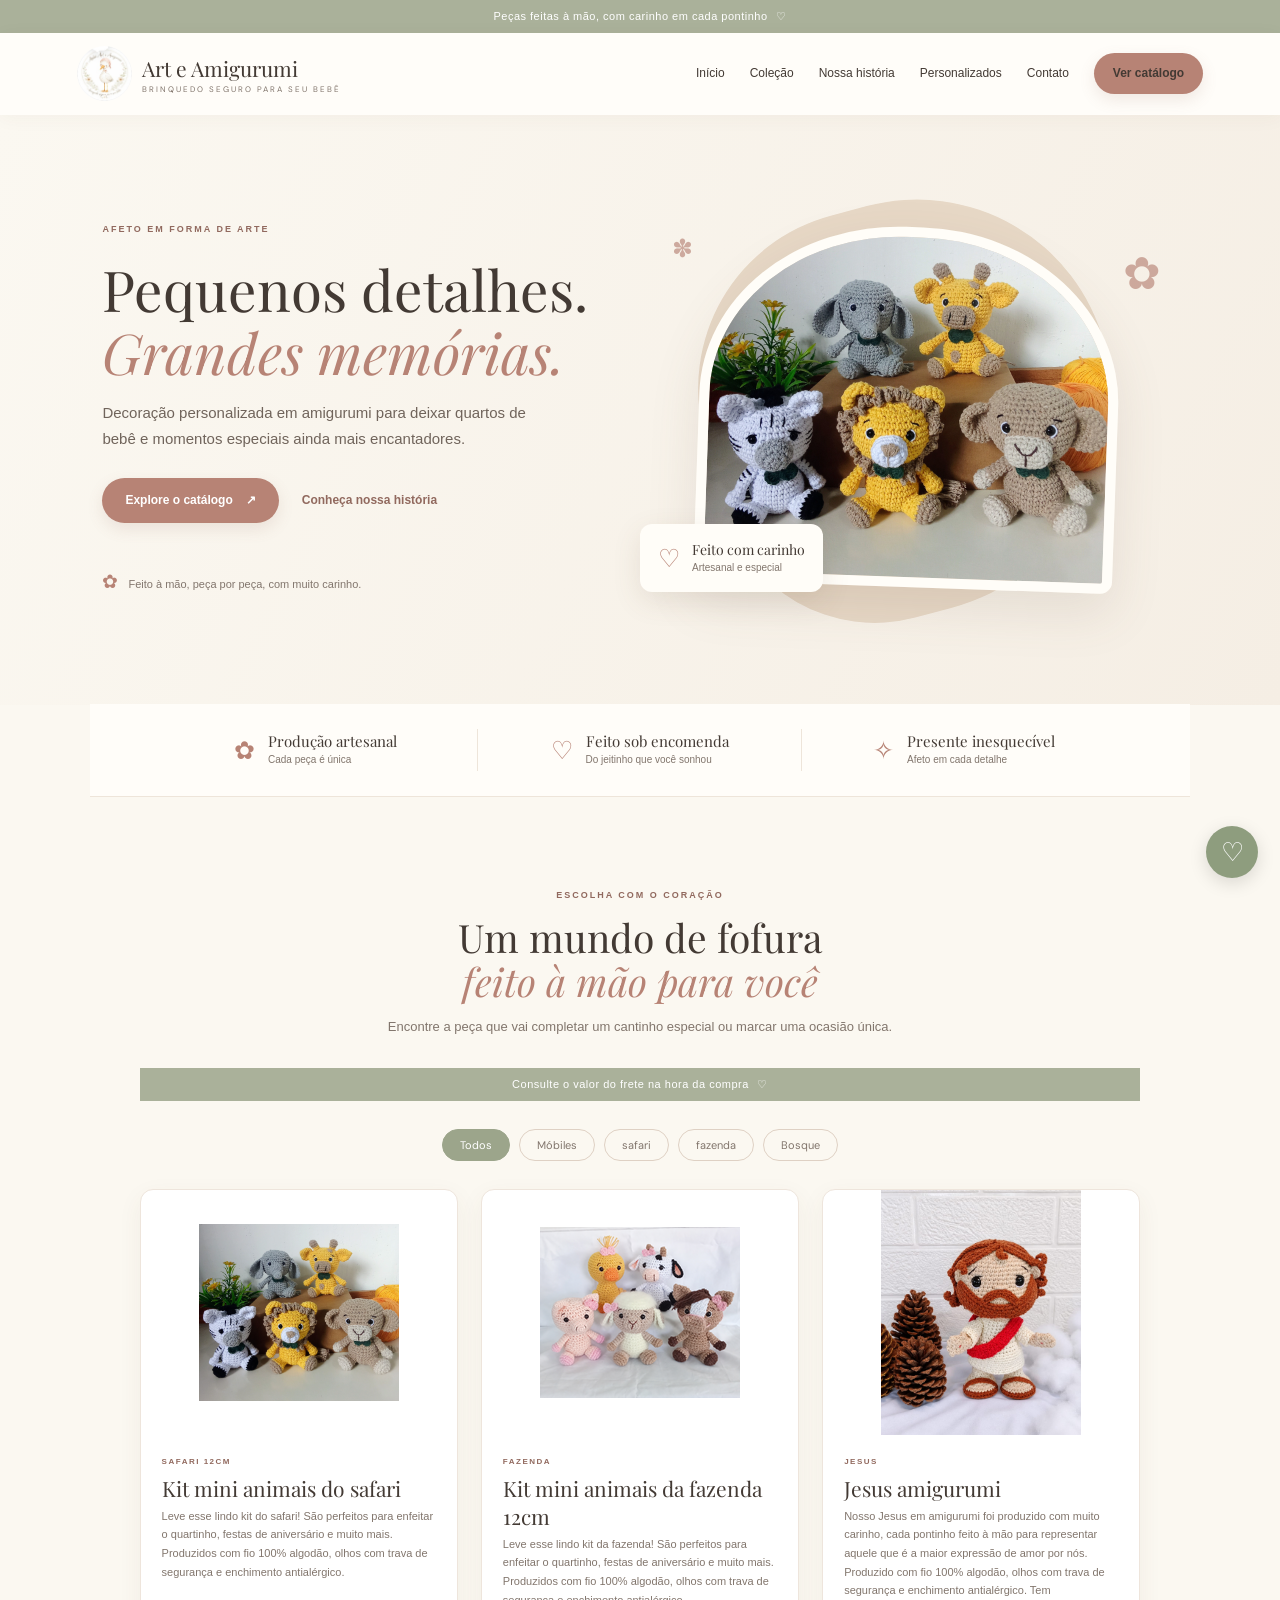
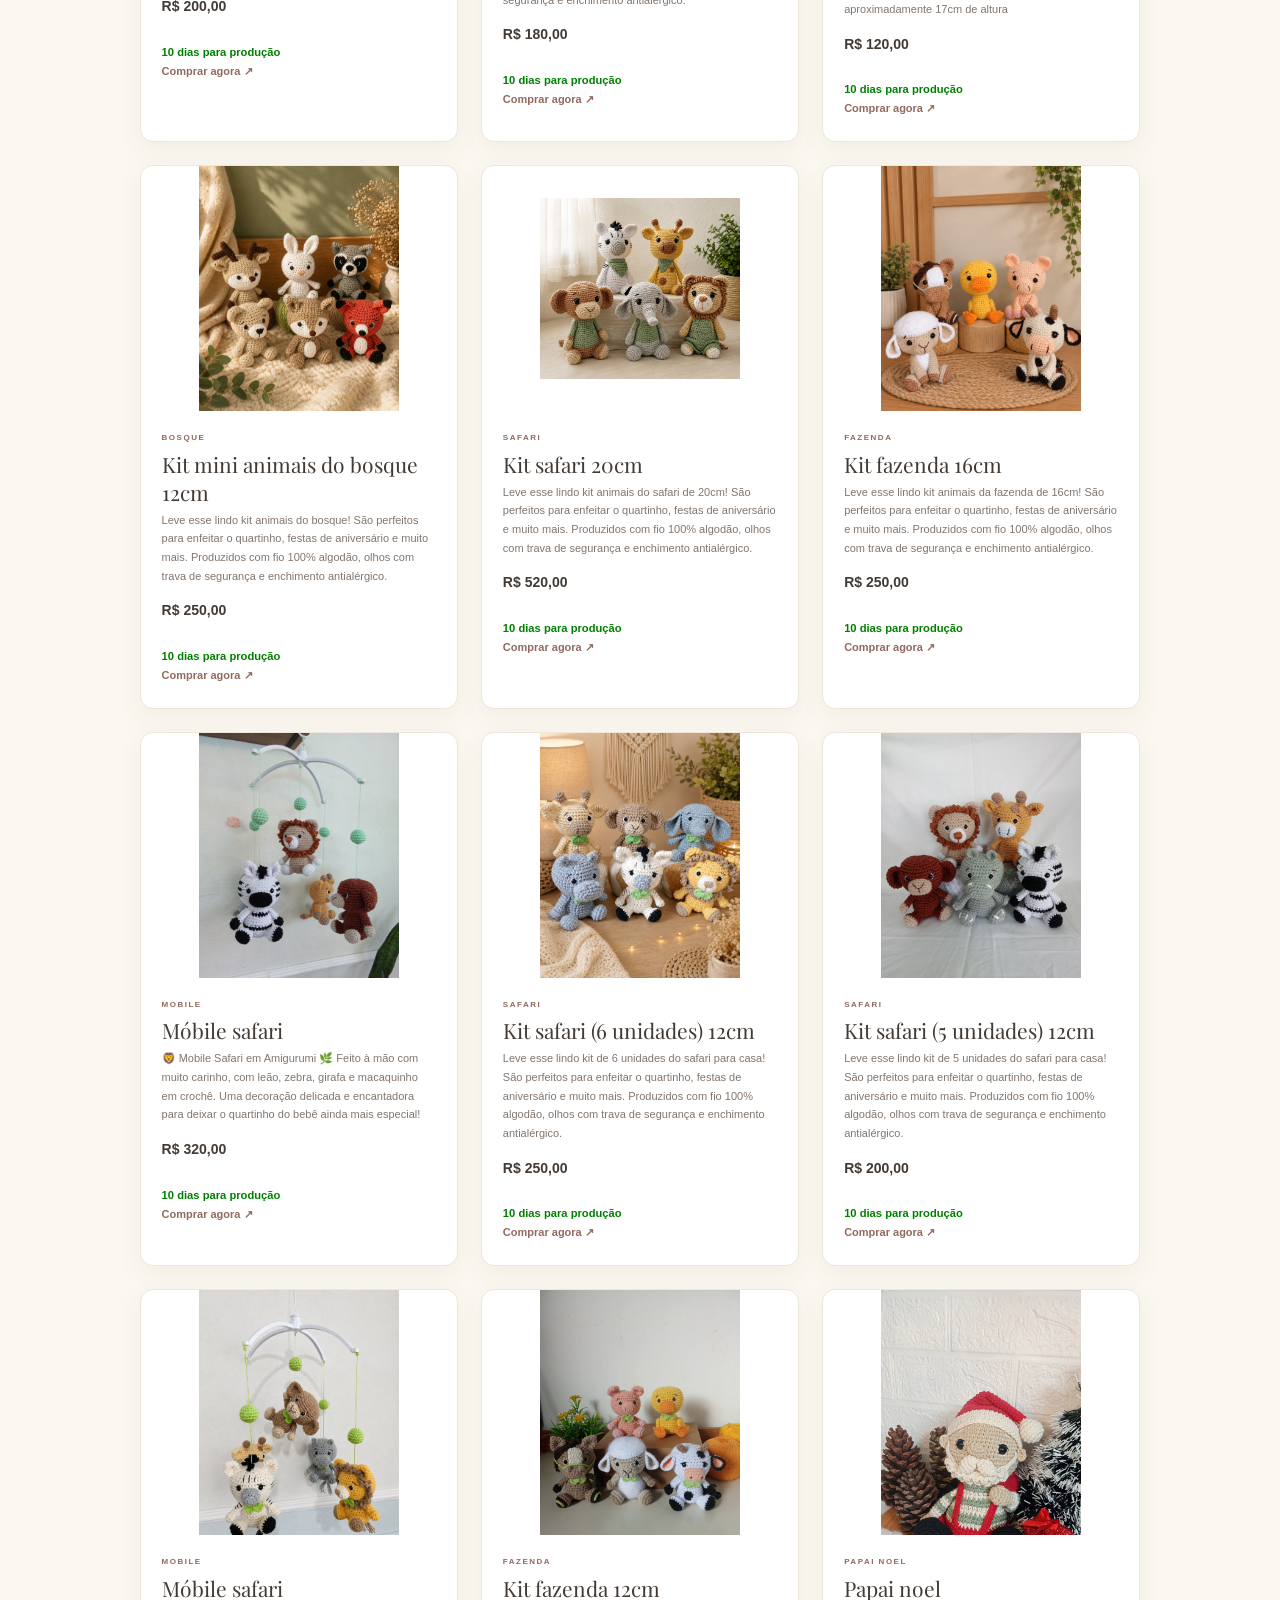
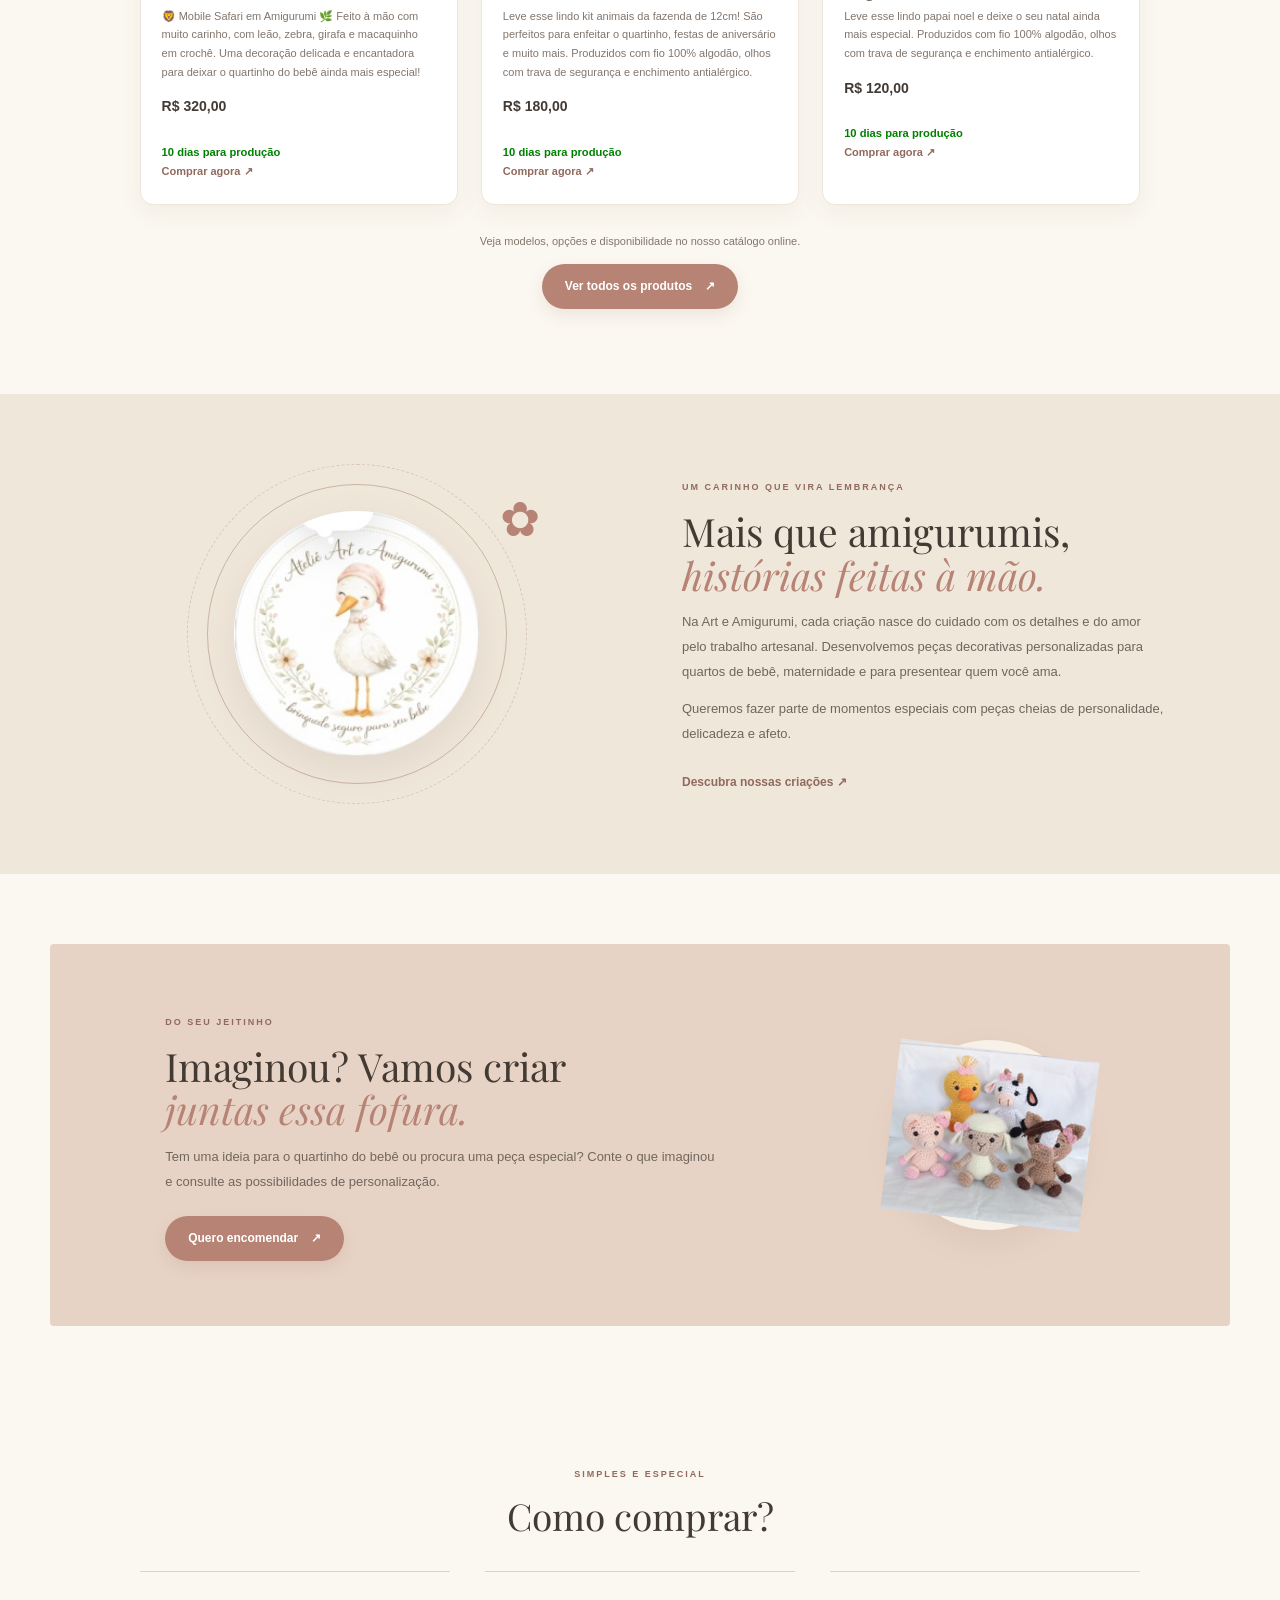
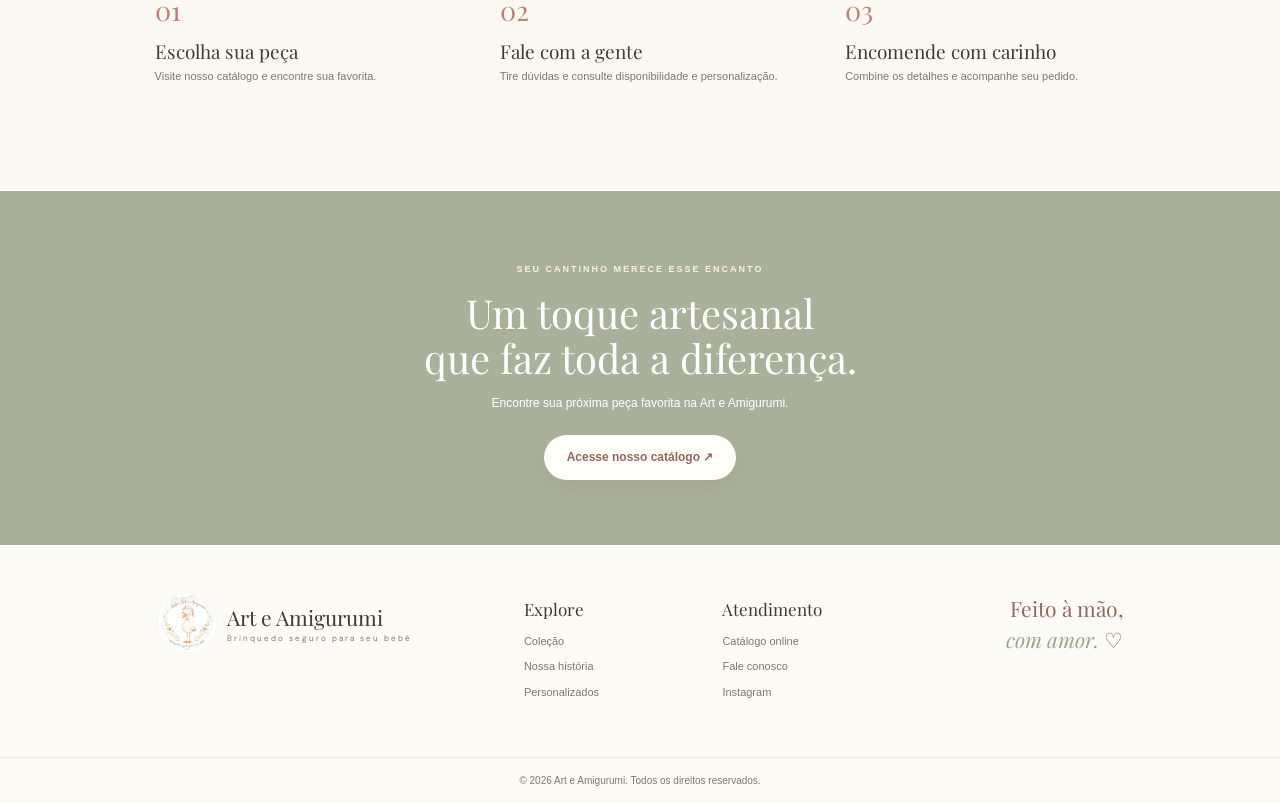
<file: index.html>
<!DOCTYPE html>
<html lang="pt-BR">
<head>
  <meta charset="UTF-8">
  <meta name="viewport" content="width=device-width, initial-scale=1.0">
  <meta name="description" content="Art e Amigurumi — decoração artesanal personalizada em amigurumi para quartos de bebê e maternidade.">
  <title>Art e Amigurumi | Brinquedo seguro para seu bebê</title>
  <link rel="preconnect" href="https://fonts.googleapis.com">
  <link rel="preconnect" href="https://fonts.gstatic.com" crossorigin>
  <link href="https://fonts.googleapis.com/css2?family=DM+Sans:wght@400;500;600;700&family=Playfair+Display:wght@400;500;600&display=swap" rel="stylesheet">
  <link rel="stylesheet" href="style.css">
</head>
<body>
  <div class="announcement">Peças feitas à mão, com carinho em cada pontinho <span>♡</span></div>
 
  <header class="header">
    <a class="brand" href="#inicio">
      <img src="assets/logo-art-amigurumi.jpg" alt="Logo Art e Amigurumi">
      <span>Art e Amigurumi<small>BRINQUEDO SEGURO PARA SEU BEBÊ</small></span>
    </a>
    <button class="menu-toggle" aria-label="Abrir menu" aria-expanded="false"><i></i><i></i><i></i></button>
    <nav class="nav">
      <a href="#inicio">Início</a><a href="#colecao">Coleção</a><a href="#sobre">Nossa história</a>
      <a href="#personalizados">Personalizados</a><a href="https://wa.me/c/5512992025492">Contato</a>
      <a class="btn btn-nav" href="catalogo.html" target="_blank" rel="noopener">Ver catálogo</a>
    </nav>
  </header>

  <main>
    <section class="hero" id="inicio">
      <div class="hero-content">
        <span class="eyebrow">Afeto em forma de arte</span>
        <h1>Pequenos detalhes.<br><em>Grandes memórias.</em></h1>
        <p>Decoração personalizada em amigurumi para deixar quartos de bebê e momentos especiais ainda mais encantadores.</p>
        <div class="hero-actions">
          <a class="btn" href="catalogo.html" target="_blank" rel="noopener">Explore o catálogo <span>↗</span></a>
          <a class="link-more" href="#sobre">Conheça nossa história</a>
        </div>
        <div class="hero-note"><span>✿</span> Feito à mão, peça por peça, com muito carinho.</div>
      </div>
      <div class="hero-art">
        <div class="blob"></div>
        <div class="hero-photo"><img src="assets/safari amigurumi (2).jpg" alt="Detalhes delicados de artesanato e decoração"></div>
        <div class="floating-card"><span>♡</span><div><b>Feito com carinho</b><small>Artesanal e especial</small></div></div>
        <div class="flower flower-one">✿</div><div class="flower flower-two">✽</div>
      </div>
    </section>

    <section class="trust-strip">
      <div><span>✿</span><p><b>Produção artesanal</b><small>Cada peça é única</small></p></div>
      <div><span>♡</span><p><b>Feito sob encomenda</b><small>Do jeitinho que você sonhou</small></p></div>
      <div><span>✧</span><p><b>Presente inesquecível</b><small>Afeto em cada detalhe</small></p></div>
    </section>

    <section class="section collection" id="colecao">
      <div class="section-heading">
        <span class="eyebrow">Escolha com o coração</span>
        <h2>Um mundo de fofura<br><em>feito à mão para você</em></h2>
        <p>Encontre a peça que vai completar um cantinho especial ou marcar uma ocasião única.</p>
      </div>

       <div class="announcement">Consulte o valor do frete na hora da compra <span>♡</span></div>
      <div class="filters" role="group" aria-label="Filtrar produtos">
        <button class="filter active" data-filter="todos">Todos</button>
        <button class="filter" data-filter="mobile">Móbiles</button>
        <button class="filter" data-filter="safari">safari</button>
        <button class="filter" data-filter="fazenda">fazenda</button>
        <button class="filter" data-filter="bosque">Bosque</button>
      </div>
      <div class="product-grid">
        
      </div>
      <p class="catalog-note">Veja modelos, opções e disponibilidade no nosso catálogo online.</p>
      <a class="btn btn-centered" href="catalogo.html" target="_blank" rel="noopener">Ver todos os produtos <span>↗</span></a>
    </section>

    <section class="about" id="sobre">
      <div class="about-art"><img src="assets/logo-art-amigurumi.jpg" alt="Mascote e identidade Art e Amigurumi"><span class="orbit orbit-a"></span><span class="orbit orbit-b"></span><span class="about-flower">✿</span></div>
      <div class="about-copy"><span class="eyebrow">Um carinho que vira lembrança</span><h2>Mais que amigurumis,<br><em>histórias feitas à mão.</em></h2>
        <p>Na Art e Amigurumi, cada criação nasce do cuidado com os detalhes e do amor pelo trabalho artesanal. Desenvolvemos peças decorativas personalizadas para quartos de bebê, maternidade e para presentear quem você ama.</p>
        <p>Queremos fazer parte de momentos especiais com peças cheias de personalidade, delicadeza e afeto.</p>
        <a class="text-link" href="catalogo.html" target="_blank" rel="noopener">Descubra nossas criações ↗</a>
      </div>
    </section>

    <section class="custom" id="personalizados">
      <div class="custom-content"><span class="eyebrow">Do seu jeitinho</span><h2>Imaginou? Vamos criar<br><em>juntas essa fofura.</em></h2>
        <p>Tem uma ideia para o quartinho do bebê ou procura uma peça especial? Conte o que imaginou e consulte as possibilidades de personalização.</p>
        <a class="btn" href="https://wa.me/c/5512992025492" target="_blank" rel="noopener">Quero encomendar <span>↗</span></a>
      </div>
      <div class="custom-decor"><img src="assets/fazendinha amigurumi (1).png" alt=""></div>
    </section>

    <section class="section steps">
      <div class="section-heading"><span class="eyebrow">Simples e especial</span><h2>Como comprar?</h2></div>
      <div class="step-grid">
        <div class="step"><span>01</span><h3>Escolha sua peça</h3><p>Visite nosso catálogo e encontre sua favorita.</p></div>
        <div class="step"><span>02</span><h3>Fale com a gente</h3><p>Tire dúvidas e consulte disponibilidade e personalização.</p></div>
        <div class="step"><span>03</span><h3>Encomende com carinho</h3><p>Combine os detalhes e acompanhe seu pedido.</p></div>
      </div>
    </section>

    <section class="closing">
      <span class="eyebrow">Seu cantinho merece esse encanto</span>
      <h2>Um toque artesanal<br>que faz toda a diferença.</h2>
      <p>Encontre sua próxima peça favorita na Art e Amigurumi.</p>
      <a class="btn" href="catalogo.html" target="_blank" rel="noopener">Acesse nosso catálogo ↗</a>
    </section>
  </main>

  <footer id="contato">
    <div class="footer-main">
      <a class="brand footer-brand" href="#inicio"><img src="assets/logo-art-amigurumi.jpg" alt=""><span>Art e Amigurumi<small>Brinquedo seguro para seu bebê</small></span></a>
      <div><h3>Explore</h3><a href="#colecao">Coleção</a><a href="#sobre">Nossa história</a><a href="#personalizados">Personalizados</a></div>
      <div><h3>Atendimento</h3><a href="catalogo.html" target="_blank" rel="noopener">Catálogo online</a><a href="https://wa.me/c/5512992025492" target="_blank" rel="noopener">Fale conosco</a><a href="https://www.instagram.com/art_eamigurumi/" target="_blank" rel="noopener">Instagram</a></div>
      <div class="footer-message">Feito à mão,<br><em>com amor.</em> ♡</div>
    </div>
    <div class="copyright">© <span id="year"></span> Art e Amigurumi. Todos os direitos reservados.</div>
  </footer>
  <a class="float-contact" href="https://wa.me/c/5512992025492" target="_blank" rel="noopener" aria-label="Fale conosco pelo WhatsApp">♡</a>
 <script src="products.js"></script>
<script src="script.js"></script>
</body>
</html>
</file>
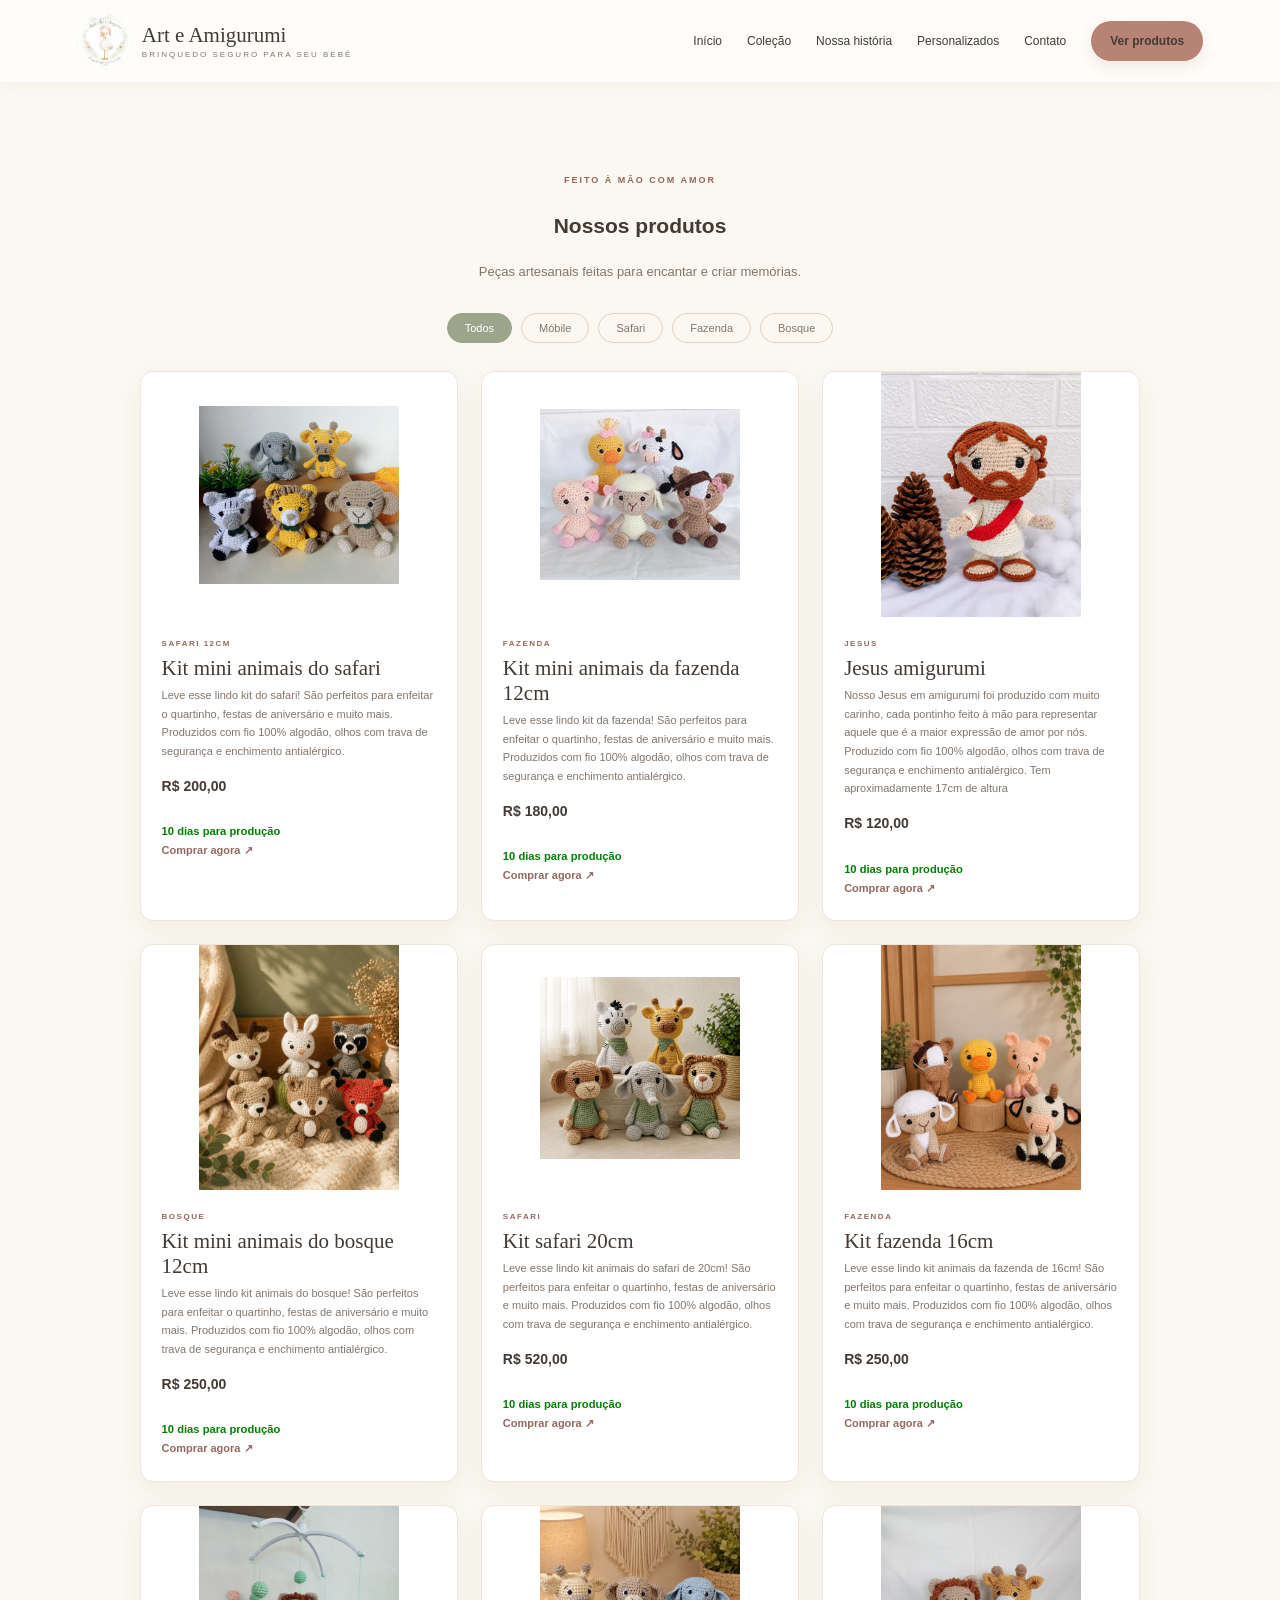
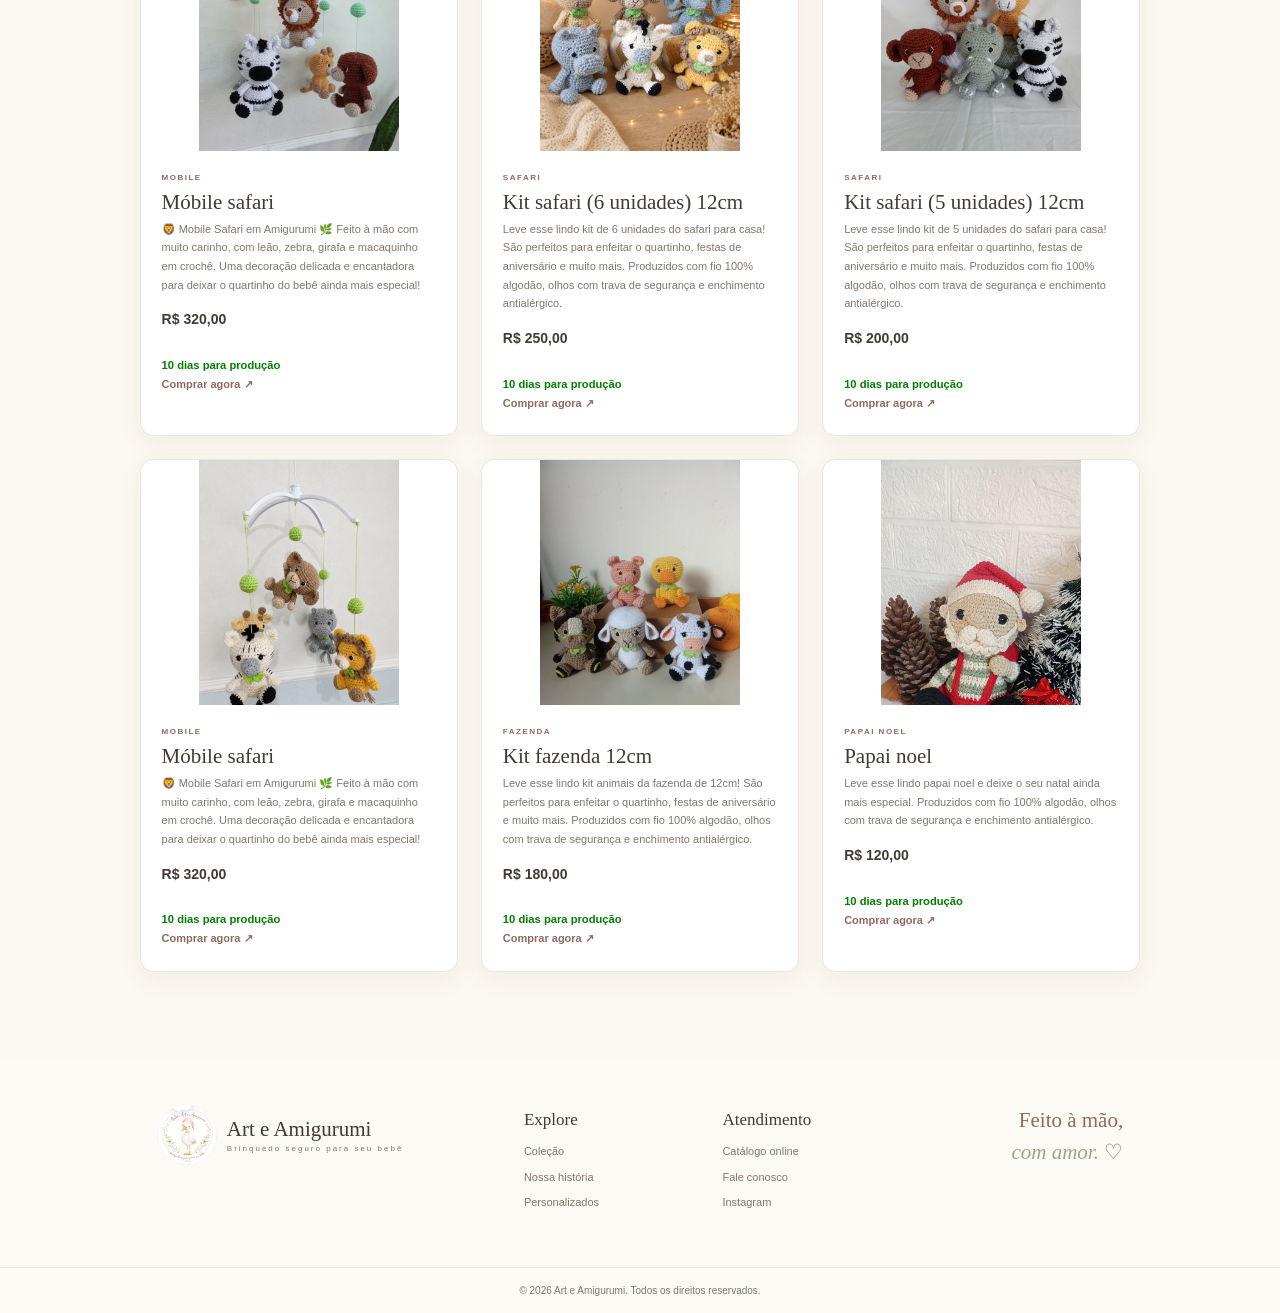
<file: catalogo.html>
<!DOCTYPE html>
<html lang="pt-BR">

<head>
  <meta charset="UTF-8">
  <meta name="viewport" content="width=device-width, initial-scale=1.0">

  <link rel="stylesheet" href="style.css">

  <title>Produtos | Art e Amigurumi</title>
</head>

<body>

  <header class="header">

    <a class="brand" href="index.html">
      <img src="assets/logo-art-amigurumi.jpg"
           alt="Logo Art e Amigurumi">

      <span>
        Art e Amigurumi
        <small>BRINQUEDO SEGURO PARA SEU BEBÊ</small>
      </span>
    </a>

    <button class="menu-toggle"
            aria-label="Abrir menu"
            aria-expanded="false">
      <i></i><i></i><i></i>
    </button>

    <nav class="nav">
      <a href="index.html">Início</a>
      <a href="#colecao">Coleção</a>
      <a href="index.html#sobre">Nossa história</a>
      <a href="index.html#personalizados">Personalizados</a>
      <a href="https://wa.me/c/5512992025492">Contato</a>

      <a class="btn btn-nav" href="#colecao">
        Ver produtos
      </a>
    </nav>

  </header>

  <main>

    <section class="section collection" id="colecao">

      <div class="section-heading">

        <span class="eyebrow">
          FEITO À MÃO COM AMOR
        </span>

        <h1>Nossos produtos</h1>

        <p>
          Peças artesanais feitas para encantar
          e criar memórias.
        </p>

      </div>

      <div class="filters" role="group"
           aria-label="Filtrar produtos">

        <button class="filter active"
                data-filter="todos">
          Todos
        </button>
        <button class="filter" data-filter="mobile">Móbile</button>

        <button class="filter"
                data-filter="safari">
          Safari
        </button>

        <button class="filter"
                data-filter="fazenda">
          Fazenda
        </button>

        <button class="filter"
                data-filter="bosque">
          Bosque
        </button>

      </div>

       <div class="product-grid">
        
      </div>

    </section>

  </main>

   <footer id="contato">
    <div class="footer-main">
      <a class="brand footer-brand" href="#inicio"><img src="assets/logo-art-amigurumi.jpg" alt=""><span>Art e Amigurumi<small>Brinquedo seguro para seu bebê</small></span></a>
      <div><h3>Explore</h3><a href="#colecao">Coleção</a><a href="#sobre">Nossa história</a><a href="#personalizados">Personalizados</a></div>
      <div><h3>Atendimento</h3><a href="catalogo.html" target="_blank" rel="noopener">Catálogo online</a><a href="https://wa.me/c/5512992025492" target="_blank" rel="noopener">Fale conosco</a><a href="https://www.instagram.com/art_eamigurumi/" target="_blank" rel="noopener">Instagram</a></div>
      <div class="footer-message">Feito à mão,<br><em>com amor.</em> ♡</div>
    </div>
    <div class="copyright">© <span id="year"></span> Art e Amigurumi. Todos os direitos reservados.</div>
  </footer>

  <script src="products.js"></script>
  <script src="script.js"></script>

</body>
</html>
</file>
<file: style.css>
* {
  box-sizing: border-box
}

:root {
  --cream: #fbf8f1;
  --warm: #f1e8d9;
  --pink: #e8d3c6;
  --rose: #b78375;
  --rose-dark: #91695e;
  --ink: #433a34;
  --muted: #82766d;
  --green: #9ca58b
}

html {
  scroll-behavior: smooth;
  scroll-padding-top: 88px;
  
}

body {
  margin: 0;
  background: var(--cream);
  color: var(--ink);
  font: 14px/1.7 "DM Sans", sans-serif;
  font-family: Verdana, Geneva, Tahoma, sans-serif;

}

.announcement {
  text-align: center;
  background: #aab19a;
  color: #fff;
  padding: 7px 12px;
  font-size: 11px;
  letter-spacing: .5px
}

.announcement span {
  margin-left: 5px
}

.header {
  height: 82px;
  display: flex;
  align-items: center;
  justify-content: space-between;
  padding: 0 max(6%, calc((100% - 1180px)/2));
  background: #fffdf9;
  position: sticky;
  top: 0;
  z-index: 20;
  box-shadow: 0 3px 18px #5c49350b
}

.brand {
  display: flex;
  align-items: center;
  gap: 10px;
  text-decoration: none;
  color: var(--ink);
  font: 21px "Playfair Display", serif
}

.brand img {
  width: 55px;
  height: 55px;
  border-radius: 50%;
  object-fit: cover
}

.brand small {
  display: block;
  font: 8px "DM Sans", sans-serif;
  letter-spacing: 2px;
  color: var(--muted);
  margin-top: 2px
}

.nav {
  display: flex;
  align-items: center;
  gap: 25px
}

.nav a {
  color: var(--ink);
  text-decoration: none;
  font-size: 12px
}

.nav a:hover,
.text-link:hover {
  color: var(--rose)
}

.btn {
  display: inline-flex;
  align-items: center;
  gap: 13px;
  background: var(--rose);
  color: white;
  text-decoration: none;
  padding: 12px 23px;
  border-radius: 30px;
  font-size: 12px;
  font-weight: 600;
  box-shadow: 0 6px 16px #986b5c24;
  transition: .25s
}

.btn:hover {
  background: var(--rose-dark);
  transform: translateY(-2px)
}

.btn-nav {
  padding: 10px 19px
}

.menu-toggle {
  display: none;
  background: none;
  border: 0
}

.hero {
  max-width: 1280px;
  margin: auto;
  min-height: 590px;
  display: grid;
  grid-template-columns: 1fr 1fr;
  align-items: center;
  padding: 55px 8% 60px;
  background: linear-gradient(115deg, #fbf8f1 0%, #f5eee4 100%);
  overflow: hidden
}

.hero-content {
  padding: 25px 0;
  position: relative;
  z-index: 2
}

.eyebrow {
  font-size: 9px;
  letter-spacing: 2px;
  text-transform: uppercase;
  color: var(--rose-dark);
  font-weight: 700
}

.hero h1,
.section h2,
.about h2,
.custom h2,
.closing h2 {
  font: 400 clamp(39px, 4.4vw, 60px)/1.12 "Playfair Display", serif;
  margin: 17px 0
}

.hero h1 em,
.section h2 em,
.about h2 em,
.custom h2 em,
.closing h2 em {
  color: var(--rose);
  font-weight: 400
}

.hero-content>p {
  max-width: 450px;
  color: #70645b;
  font-size: 15px
}

.hero-actions {
  display: flex;
  align-items: center;
  gap: 23px;
  margin-top: 27px
}

.link-more,
.text-link {
  font-size: 12px;
  color: var(--rose-dark);
  text-decoration: none;
  font-weight: 600
}

.hero-note {
  margin-top: 43px;
  color: var(--muted);
  font-size: 11px
}

.hero-note span {
  color: var(--rose);
  font-size: 19px;
  margin-right: 7px
}

.hero-art {
  height: 450px;
  position: relative;
  display: grid;
  place-items: center
}

.blob {
  position: absolute;
  width: 410px;
  height: 410px;
  background: #e7d8c6;
  border-radius: 48% 52% 58% 42%;
  transform: rotate(-15deg)
}

.hero-photo {
  position: relative;
  width: 78%;
  height: 360px;
  border: 10px solid #fffdf8;
  border-radius: 48% 48% 12px 12px;
  overflow: hidden;
  box-shadow: 0 20px 50px #735b4420;
  transform: rotate(2deg)
}

.hero-photo img {
  width: 100%;
  height: 100%;
  object-fit: cover
}

.floating-card {
  position: absolute;
  bottom: 40px;
  left: 0;
  background: #fffdf8;
  padding: 13px 18px;
  border-radius: 12px;
  display: flex;
  gap: 12px;
  align-items: center;
  box-shadow: 0 9px 28px #6c544020
}

.floating-card>span {
  font-size: 25px;
  color: var(--rose)
}

.floating-card b,
.floating-card small {
  display: block
}

.floating-card b {
  font: 14px "Playfair Display", serif
}

.floating-card small {
  font-size: 10px;
  color: var(--muted)
}

.flower {
  position: absolute;
  color: var(--rose);
  font-size: 45px;
  opacity: .65
}

.flower-one {
  right: 3%;
  top: 12%
}

.flower-two {
  left: 6%;
  top: 10%;
  font-size: 25px
}

.trust-strip {
  max-width: 1100px;
  margin: -1px auto 0;
  padding: 25px 5%;
  display: grid;
  grid-template-columns: repeat(3, 1fr);
  background: #fffdf9;
  border-bottom: 1px solid #eee5da
}

.trust-strip>div {
  display: flex;
  align-items: center;
  justify-content: center;
  gap: 13px;
  border-right: 1px solid #eee5da
}

.trust-strip>div:last-child {
  border: 0
}

.trust-strip>div>span {
  font-size: 25px;
  color: var(--rose)
}

.trust-strip p {
  margin: 0
}

.trust-strip b,
.trust-strip small {
  display: block
}

.trust-strip b {
  font: 15px "Playfair Display", serif
}

.trust-strip small {
  font-size: 10px;
  color: var(--muted)
}

.section {
  max-width: 1180px;
  margin: auto;
  padding: 85px 7%
}

.section-heading {
  text-align: center;
  max-width: 600px;
  margin: 0 auto 30px
}

.section-heading h2 {
  font-size: 39px;
  margin: 10px 0
}

.section-heading p {
  font-size: 13px;
  color: var(--muted)
}

.filters {
  display: flex;
  justify-content: center;
  gap: 9px;
  flex-wrap: wrap;
  margin: 28px 0
}

.filter {
  border: 1px solid #dfd1c4;
  border-radius: 25px;
  padding: 8px 17px;
  background: transparent;
  color: var(--muted);
  font: 11px "DM Sans", sans-serif;
  cursor: pointer
}

.filter.active,
.filter:hover {
  background: var(--green);
  border-color: var(--green);
  color: white
}

.product-grid {
  display: grid;
  grid-template-columns: repeat(3, 1fr);
  gap: 23px
}

.product-card {
  background: #fff;
  border: 1px solid #eee5dc;
  border-radius: 13px;
  overflow: hidden;
  box-shadow: 0 8px 25px #604a3510;
  transition: .25s
}

.product-card:hover {
  transform: translateY(-5px);
  box-shadow: 0 14px 32px #604a3519
}

.product-image {
  height: 245px;
  position: relative;
  display: grid;
  place-items: center;
  overflow: hidden
}
.product-image img{
  max-width: 200px;
  width: 100%;
}

.image-one {
  background: linear-gradient(140deg, #e8d7c6, #f5e9dd)
}

.image-two {
  background: linear-gradient(140deg, #e5e8dc, #f3eee2)
}

.image-three {
  background: linear-gradient(140deg, #f0dcd5, #f8eee4)
}

.product-emoji {
  font-size: 100px;
  filter: drop-shadow(0 10px 8px #6c554222)
}

.tag {
  position: absolute;
  left: 14px;
  top: 14px;
  background: #fffdf5;
  color: var(--rose-dark);
  border-radius: 20px;
  padding: 5px 11px;
  font-size: 9px
}

.product-info {
  padding: 20px 21px 23px
}

.product-type {
  font-size: 8px;
  letter-spacing: 1.5px;
  color: var(--rose-dark);
  font-weight: 700
}

.product-info{
  display: flex;
  flex-direction: column;
}
.prazo{
  font-size: 0.7rem;
  color: green;
}
.product-info h3 {
  font: 21px "Playfair Display", serif;
  margin: 5px 0
}

.product-info p {
  font-size: 11px;
  color: var(--muted);
  margin: 0 0 14px
}

.product-info>a {
  font-size: 11px;
  color: var(--rose-dark);
  font-weight: 700;
  text-decoration: none
}

.product-info>a span {
  margin-left: 5px
}

.catalog-note {
  text-align: center;
  color: var(--muted);
  font-size: 11px;
  margin: 27px 0 14px
}

.btn-centered {
  display: flex;
  width: max-content;
  margin: auto
}

.about {
  background: #f0e7db;
  display: grid;
  grid-template-columns: 1fr 1fr;
  gap: 8%;
  align-items: center;
  padding: 75px max(9%, calc((100% - 1050px)/2))
}

.about-art {
  position: relative;
  display: grid;
  place-items: center;
  min-height: 330px
}

.about-art img {
  width: 245px;
  height: 245px;
  border-radius: 50%;
  object-fit: cover;
  position: relative;
  z-index: 2;
  box-shadow: 0 14px 38px #5845301a
}

.orbit {
  position: absolute;
  border: 1px solid #cbb5a2;
  border-radius: 50%;
  width: 300px;
  height: 300px
}

.orbit-b {
  width: 340px;
  height: 340px;
  border-style: dashed;
  opacity: .65
}

.about-flower {
  position: absolute;
  right: 12%;
  top: 3%;
  font-size: 48px;
  color: var(--rose)
}

.about h2,
.custom h2 {
  font-size: 39px;
  margin: 12px 0
}

.about-copy p,
.custom-content p {
  font-size: 13px;
  color: #71665e;
  line-height: 1.9
}

.text-link {
  display: inline-block;
  margin-top: 12px
}

.custom {
  max-width: 1180px;
  margin: 70px auto;
  padding: 65px 9%;
  background: #e7d3c5;
  display: grid;
  grid-template-columns: 1fr 220px;
  align-items: center;
  gap: 30px;
  border-radius: 4px;
  position: relative;
  overflow: hidden
}

.custom-content {
  max-width: 610px;
  position: relative;
  z-index: 1
}

.custom h2 {
  font-size: 39px
}

.custom-content p {
  max-width: 550px;
  margin-bottom: 22px
}

.custom-decor {
  width: 190px;
  height: 190px;
  border-radius: 50%;
  background: #f8f1e8;
  display: flex;
  flex-direction: column;
  align-items: center;
  justify-content: center;
  color: var(--rose-dark);
  box-shadow: 0 12px 30px #6b4f3b17;
  transform: rotate(7deg)
}

.custom-decor span {
  font-size: 45px
}

.custom-decor b {
  font: 20px "Playfair Display", serif
}

.custom-decor small {
  font-size: 9px;
  letter-spacing: 1px
}

.steps {
  padding-top: 65px;
  padding-bottom: 85px
}

.steps .section-heading h2 {
  font-size: 37px
}

.step-grid {
  display: grid;
  grid-template-columns: repeat(3, 1fr);
  gap: 35px;
  margin-top: 35px
}

.step {
  border-top: 1px solid #dfd2c4;
  padding: 20px 15px
}

.step>span {
  font: 27px "Playfair Display", serif;
  color: var(--rose)
}

.step h3 {
  font: 19px "Playfair Display", serif;
  margin: 9px 0 3px
}

.step p {
  font-size: 11px;
  color: var(--muted);
  margin: 0
}

.closing {
  text-align: center;
  background: #aab19a;
  padding: 65px 20px;
  color: #fff
}

.closing .eyebrow {
  color: #f8eee4
}

.closing h2 {
  font-size: 40px;
  margin: 12px 0
}

.closing h2 em {
  color: #f5dfd2
}

.closing p {
  font-size: 12px;
  margin: 0 0 22px
}

.closing .btn {
  background: #fffdf8;
  color: var(--rose-dark)
}

footer {
  background: #fcfaf5
}

.footer-main {
  max-width: 1120px;
  margin: auto;
  padding: 48px 6%;
  display: grid;
  grid-template-columns: 2fr 1fr 1fr 1.2fr;
  gap: 30px;
  align-items: start
}

.footer-brand img {
  width: 60px;
  height: 60px
}

.footer-main h3 {
  font: 17px "Playfair Display", serif;
  margin: 5px 0 12px
}

.footer-main>div>a {
  display: block;
  color: var(--muted);
  text-decoration: none;
  font-size: 11px;
  margin: 7px 0
}

.footer-message {
  font: 21px/1.5 "Playfair Display", serif;
  color: var(--rose-dark);
  text-align: right
}

.footer-message em {
  color: var(--green)
}

.copyright {
  text-align: center;
  border-top: 1px solid #eee5dc;
  padding: 14px;
  font-size: 10px;
  color: var(--muted)
}

.float-contact {
  position: fixed;
  right: 22px;
  bottom: 22px;
  width: 52px;
  height: 52px;
  display: grid;
  place-items: center;
  border-radius: 50%;
  background: #8e9d7e;
  color: white;
  text-decoration: none;
  font-size: 26px;
  box-shadow: 0 5px 18px #0002;
  z-index: 15
}

.float-contact:hover {
  transform: scale(1.06)
}

@media(max-width:850px) {
  .header {
    padding: 0 5%
  }

  .menu-toggle {
    display: flex;
    flex-direction: column;
    gap: 5px;
    cursor: pointer
  }

  .menu-toggle i {
    width: 25px;
    height: 2px;
    background: var(--ink)
  }

  .nav {
    display: none;
    position: absolute;
    top: 82px;
    left: 0;
    right: 0;
    background: #fffdf9;
    padding: 20px 6%;
    box-shadow: 0 12px 18px #0001;
    flex-direction: column;
    align-items: stretch;
    gap: 15px
  }

  .nav.open {
    display: flex
  }

  .nav .btn {
    text-align: center;
    justify-content: center
  }

  .hero {
    padding: 40px 7%;
    grid-template-columns: 1fr;
    gap: 15px
  }

  .hero-content {
    padding: 25px 0 0
  }

  .hero-art {
    height: 370px
  }

  .hero-photo {
    height: 310px;
    width: 70%
  }

  .blob {
    width: 340px;
    height: 340px
  }

  .trust-strip {
    padding: 20px 3%
  }

  .trust-strip b {
    font-size: 13px
  }

  .about {
    padding: 55px 7%;
    gap: 4%
  }

  .custom {
    margin: 45px 5%;
    padding: 50px 7%
  }

  .footer-main {
    grid-template-columns: 1.5fr 1fr 1fr
  }

  .footer-message {
    grid-column: 1/-1;
    text-align: left
  }
}

@media(max-width:560px) {
  .announcement {
    font-size: 9px
  }

  .brand {
    font-size: 18px
  }

  .brand img {
    width: 47px;
    height: 47px
  }

  .hero {
    padding: 30px 7%
  }

  .hero h1 {
    font-size: 43px
  }

  .hero-content>p {
    font-size: 13px
  }

  .hero-actions {
    align-items: flex-start;
    flex-direction: column;
    gap: 14px
  }

  .hero-art {
    height: 310px
  }

  .hero-photo {
    height: 265px;
    width: 75%;
    border-width: 7px
  }

  .blob {
    width: 285px;
    height: 285px
  }

  .floating-card {
    left: 0;
    bottom: 15px
  }

  .trust-strip {
    grid-template-columns: 1fr;
    gap: 12px;
    padding: 18px 8%
  }

  .trust-strip>div {
    justify-content: flex-start;
    border: 0;
    border-bottom: 1px solid #eee5da;
    padding-bottom: 10px
  }

  .trust-strip>div:last-child {
    border: 0;
    padding: 0
  }

  .section {
    padding: 60px 7%
  }

  .section-heading h2 {
    font-size: 33px
  }

  .product-grid {
    grid-template-columns: 1fr;
    max-width: 370px;
    margin: auto
  }

  .product-image {
    height: 230px
  }

  .about {
    grid-template-columns: 1fr;
    padding: 45px 8%;
    gap: 20px
  }

  .about-art {
    min-height: 285px
  }

  .about-art img {
    width: 205px;
    height: 205px
  }

  .orbit {
    width: 255px;
    height: 255px
  }

  .orbit-b {
    width: 285px;
    height: 285px
  }

  .about h2,
  .custom h2 {
    font-size: 33px
  }

  .custom {
    grid-template-columns: 1fr;
    margin: 35px 4%;
    padding: 42px 8%;
    text-align: center
  }

  .custom-decor {
    width: 145px;
    height: 145px;
    margin: 10px auto 0
  }

  .custom-decor span {
    font-size: 32px
  }

  .custom-decor b {
    font-size: 17px
  }

  .step-grid {
    grid-template-columns: 1fr;
    gap: 12px
  }

  .step {
    padding: 14px 8px
  }

  .closing h2 {
    font-size: 33px
  }

  .footer-main {
    grid-template-columns: 1fr 1fr;
    padding: 38px 8%
  }

  .footer-brand {
    grid-column: 1/-1
  }

  .footer-message {
    font-size: 18px
  }

  .copyright {
    font-size: 9px
  }
}
</file>
